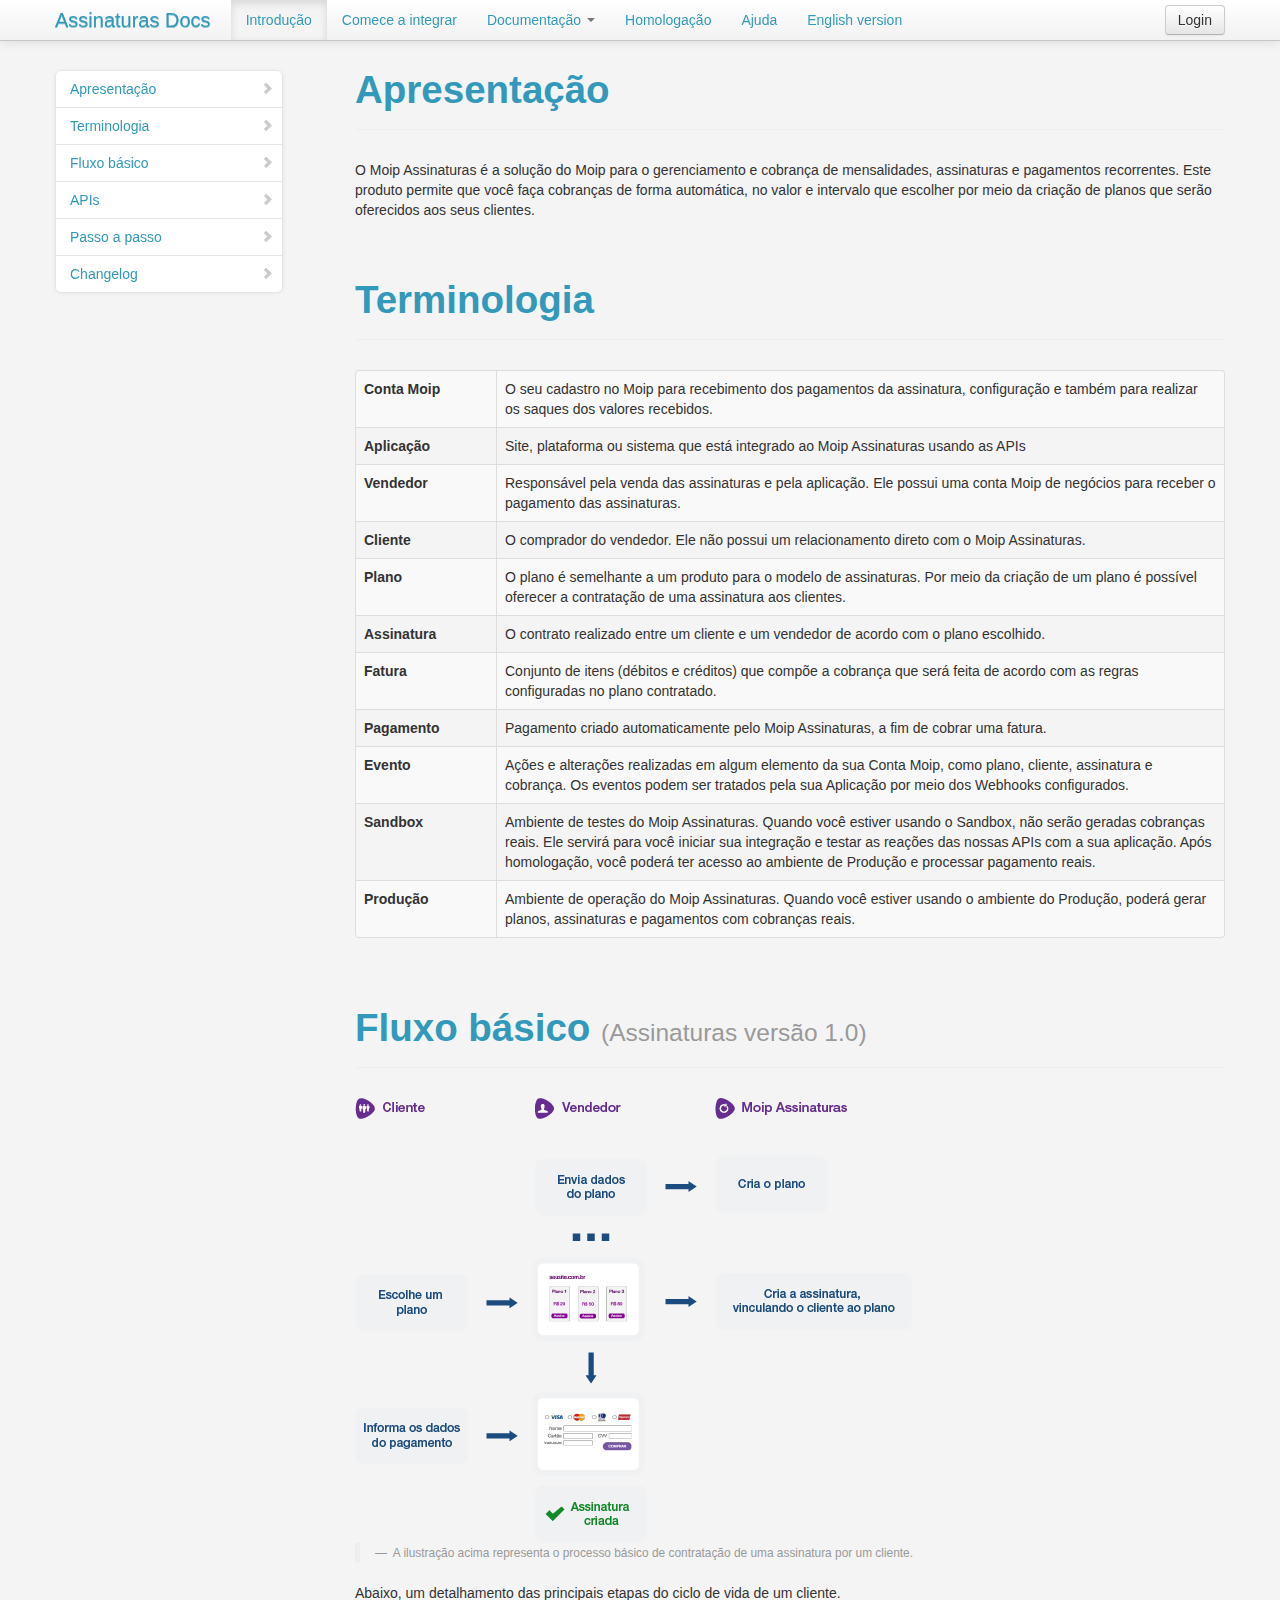
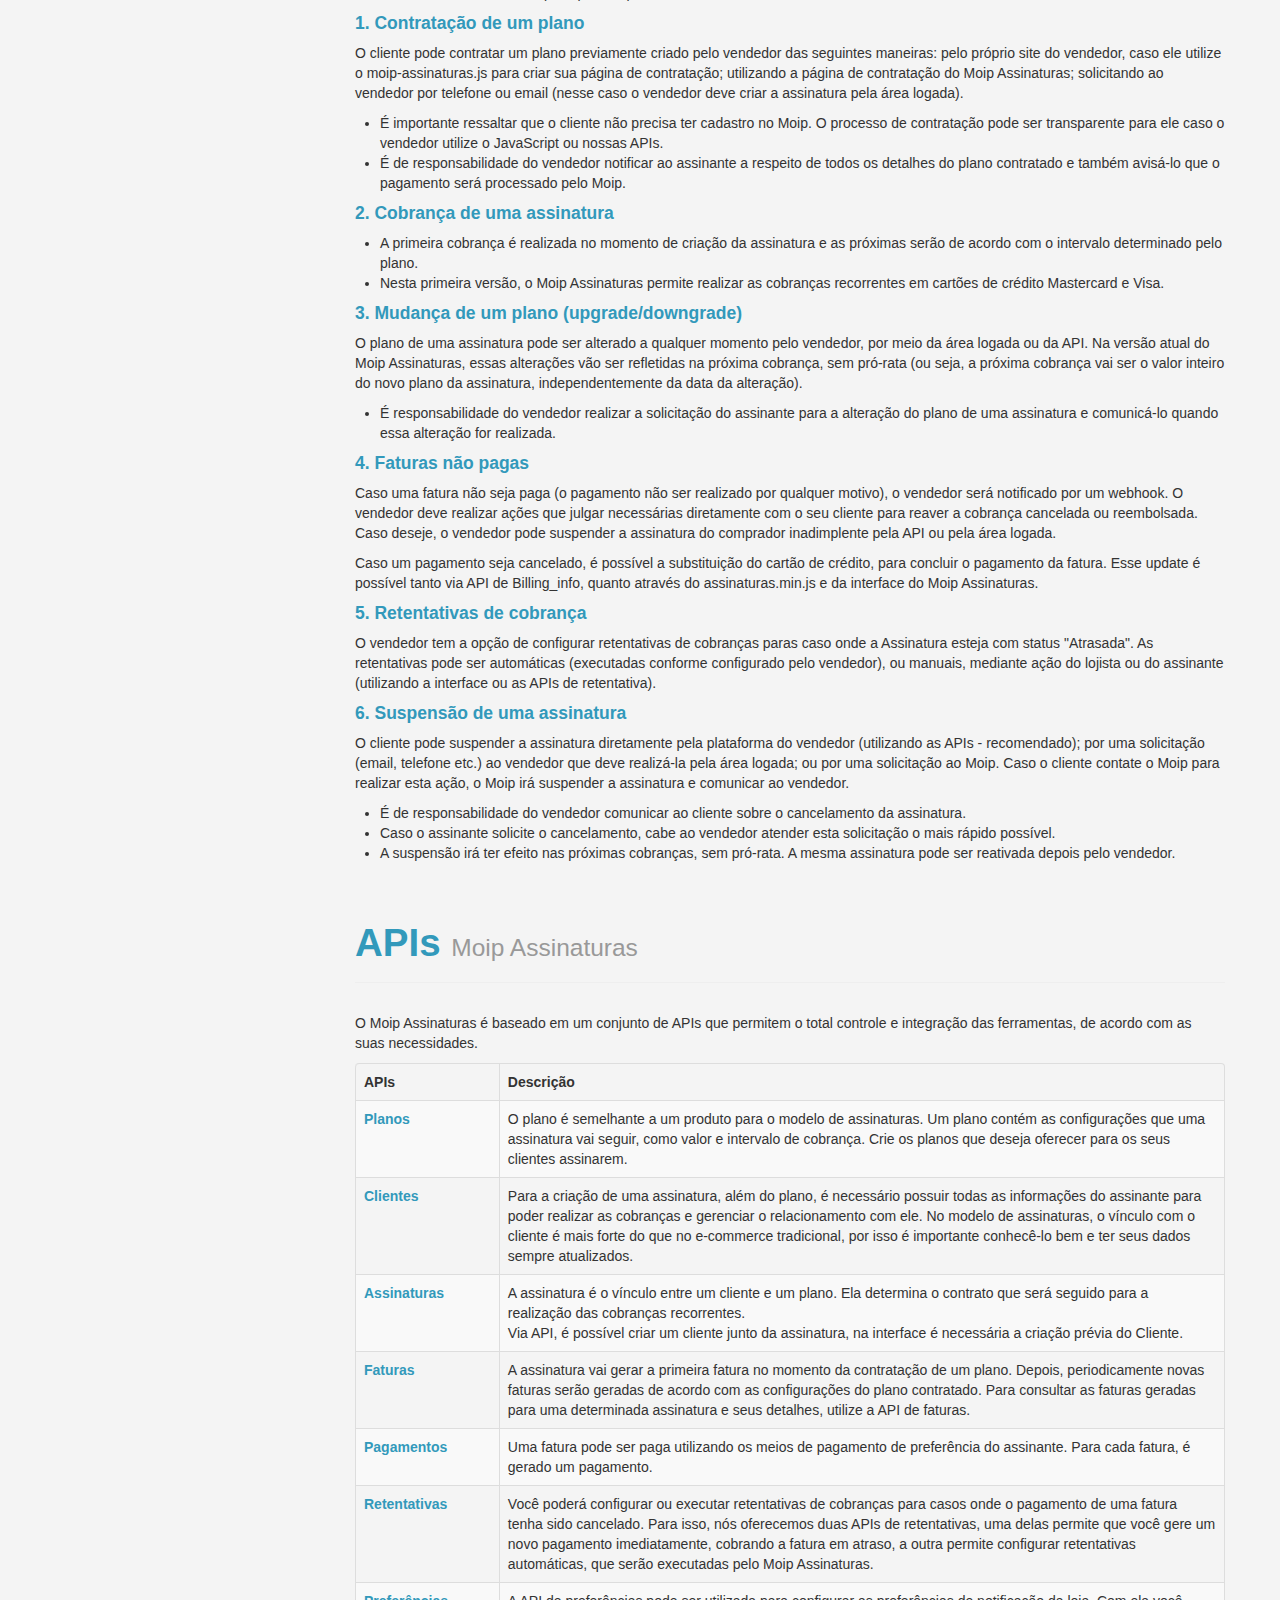
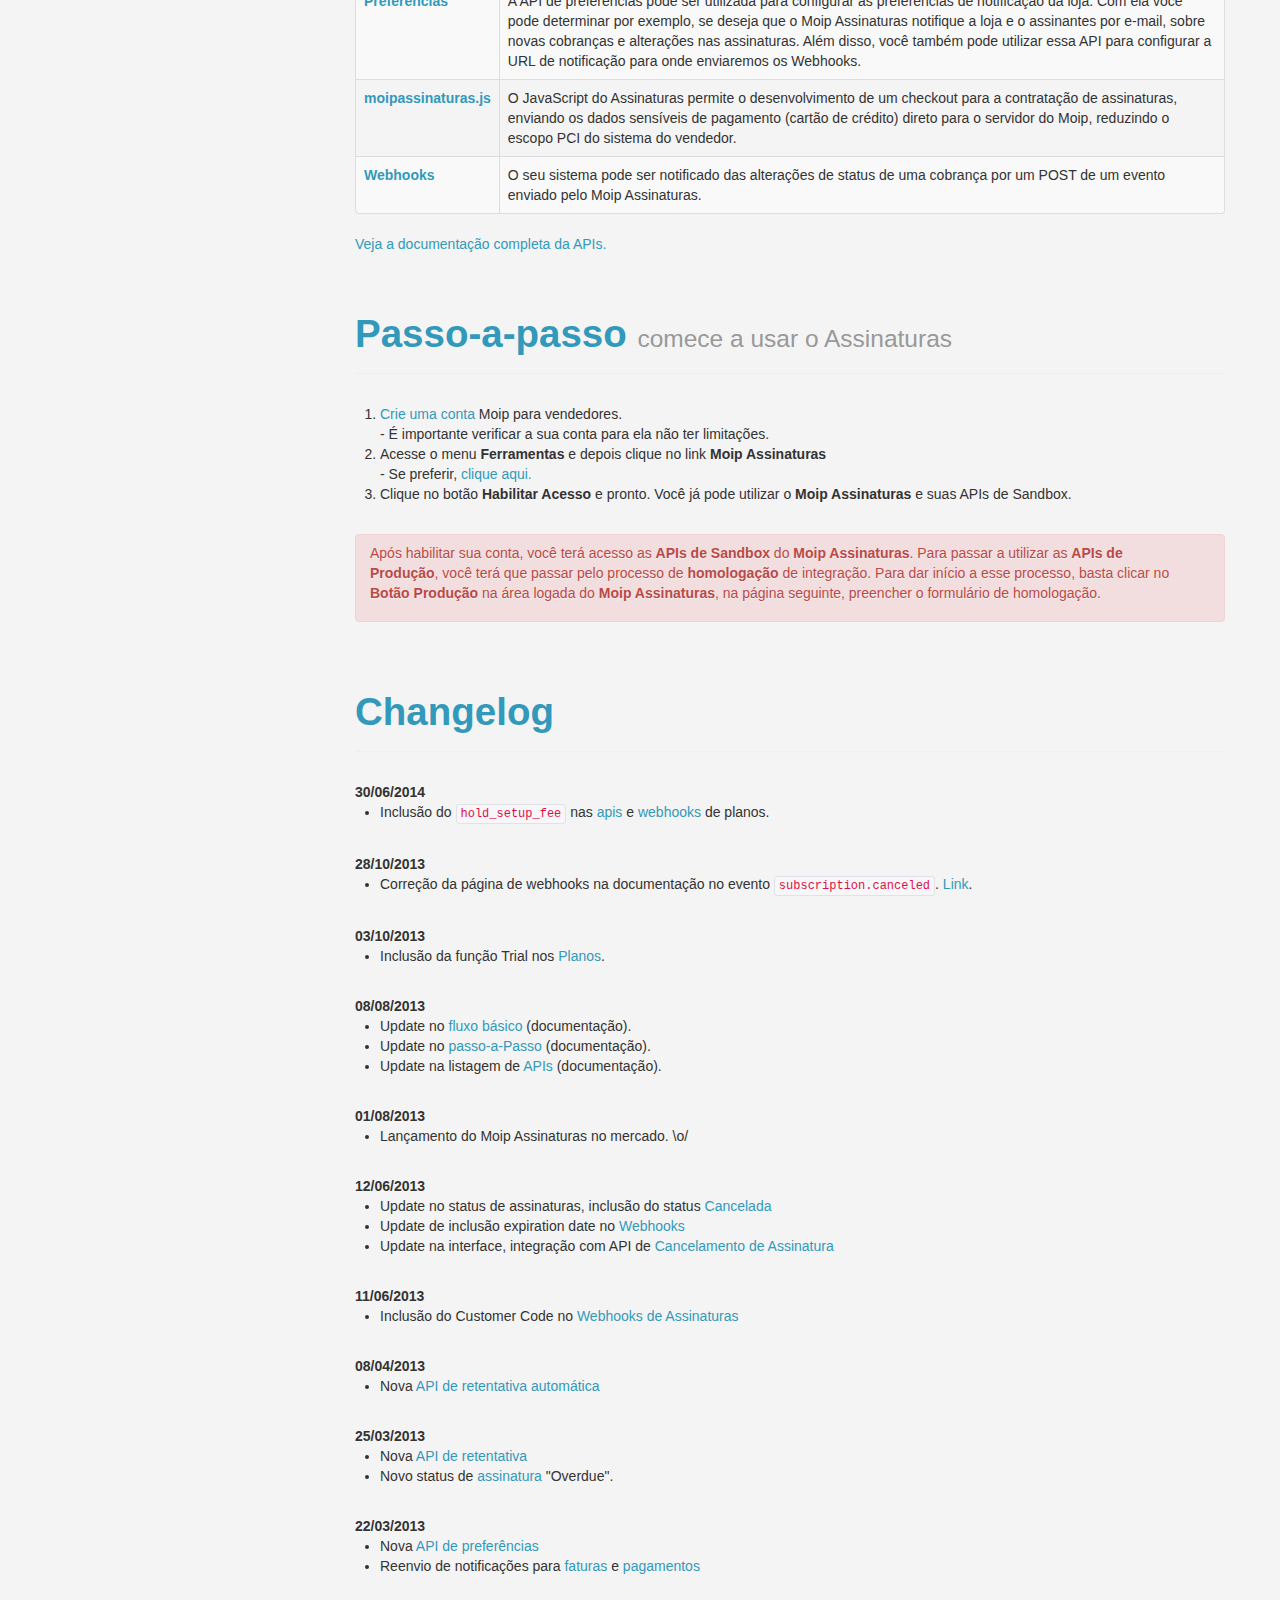
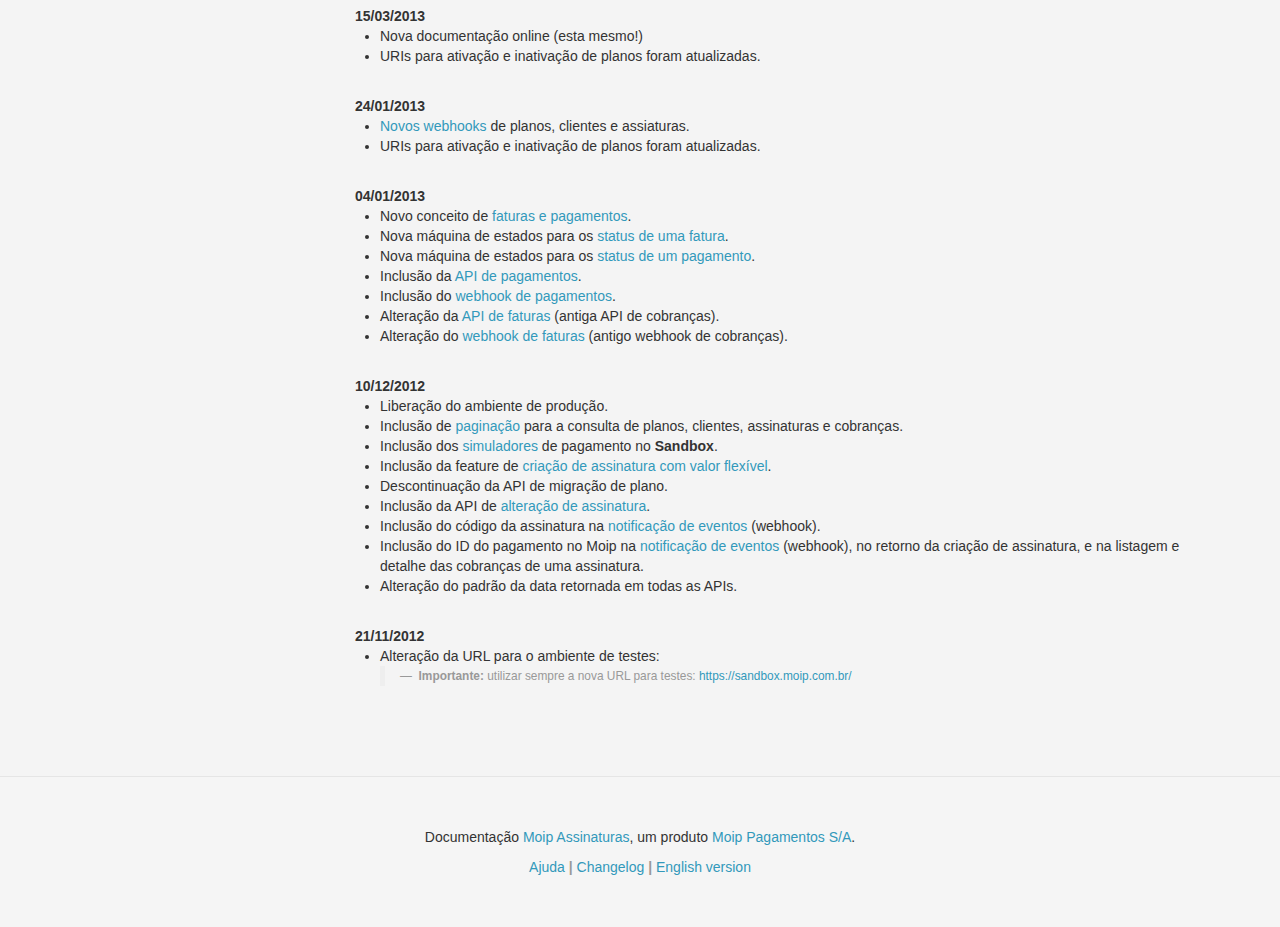
<file: index.html>
<!DOCTYPE html>
<html lang="en">
    <head>
        <meta charset="utf-8">
        <meta http-equiv="refresh" content="1;URL=https://moip.com.br"> 
        <title>Moip Assinaturas - Documentação online</title>
        <meta name="viewport" content="width=device-width, initial-scale=1.0">
        <meta name="description" content="Exemplo de utilização do Javascript assinaturas.js">
        <meta name="author" content="Moip Assinaturas">

        <link href="css/bootstrap.css" rel="stylesheet">
        <link href="css/demo.css" rel="stylesheet">
        <link href="css/bootstrap-responsive.min.css" rel="stylesheet">
        <link href="css/prettify.css" rel="stylesheet">

        <link rel="shortcut icon" href="img/favicon.ico">
        <script language="JavaScript"> 
+            window.location="https://moip.com.br/docs"; 
        </script> 
        <noscript> 
            Se não for direcionado automaticamente, clique <a href="https://moip.com.br/docs">aqui</a>. 
        </noscript>
        <style>
            section {
                padding-top: 30px;
            }          
        </style>
    </head>

    <body data-spy="scroll" data-target="#navbar" data-offset="10">
        <div class="navbar navbar navbar-fixed-top">
            <div class="navbar-inner">
                <div class="container">
                    <a class="btn btn-navbar" data-toggle="collapse" data-target=".nav-collapse">
                        <span class="icon-bar"></span>
                        <span class="icon-bar"></span>
                        <span class="icon-bar"></span>
                    </a>
                    <a class="brand active" href="index.html">Assinaturas Docs</a>
                    <div class="nav-collapse collapse">
                        <ul class="nav" role="navigation">
                            <li class="active"><a href="index.html">Introdução</a></li>                           
                            <li><a href="comece.html">Comece a integrar</a></li>                           
                            <li class="dropdown">
                                <a class="dropdown-toggle" id="dLabel" role="button" data-toggle="dropdown" data-target="#" href="api.html">
                                    Documentação
                                    <b class="caret"></b>
                                </a>
                                <ul class="dropdown-menu" role="menu">
                                    <li><a href="api.html">APIs</a></li>
                                    <li><a href="js.html">moip-assinaturas.js</a></li>              
                                    <li class="divider"></li>
                                    <li class="nav-header">Adicionais</li>
                                    <li><a href="webhooks.html">Webhooks</a></li>
                                    <li><a href="erros_alertas.html">Erros e Alertas</a></li>              
                                </ul>
                            </li>   
                            <li><a href="producao.html">Homologação</a></li>              
                            <li><a href="ajuda.html">Ajuda</a></li>              
                            <li><a href="english_version.html">English version</a></li>
                        </ul>
                        <a href="http://assinaturas.moip.com.br" class="btn pull-right">Login</a>
                    </div><!--/.nav-collapse -->
                </div>
            </div>
        </div>


        <div class="container">

            <!-- Docs nav
            ================================================== -->
            <div class="row">
                <div class="span3 bs-docs-sidebar" id="navbar">
                    <ul class="nav nav-list bs-docs-sidenav affix">
                        <li><a href="#apresentacao"><i class="icon-chevron-right"></i> Apresentação</a></li>                        
                        <li><a href="#terminologia"><i class="icon-chevron-right"></i> Terminologia</a></li>
                        <li><a href="#fluxo_basico"><i class="icon-chevron-right"></i> Fluxo básico</a></li>
                        <li><a href="#apis"><i class="icon-chevron-right"></i> APIs</a></li>
                        <li><a href="#passo_a_passo"><i class="icon-chevron-right"></i>  Passo a passo</a></li>
                        <li><a href="#changelog"><i class="icon-chevron-right"></i>Changelog</a></li>
                    </ul>
                </div>
                <div class="span9" style="margin-top: -40px;">

                    <!-- Apresentação
                    ================================================== -->
                    <section id="apresentacao">
                        <div class="page-header">
                            <h1>Apresentação</h1>
                        </div>
                        <p>O Moip Assinaturas é a solução do Moip para o gerenciamento e cobrança de
                            mensalidades, assinaturas e pagamentos recorrentes. Este produto permite que você faça
                            cobranças de forma automática, no valor e intervalo que escolher por meio da criação de
                            planos que serão oferecidos aos seus clientes.
                        </p>
                    </section>

                    <!-- Terminologia
                    ================================================== -->
                    <section id="terminologia">
                        <div class="page-header">
                            <h1>Terminologia</h1>
                        </div>
                        <table class="table table-bordered table-striped">
                            <tr>
                                <td class="span2"><strong>Conta Moip</strong></td>
                                <td>O seu cadastro no Moip para recebimento dos pagamentos da assinatura,
                                    configuração e também para realizar os saques dos valores recebidos.</td>
                            </tr>
                            <tr>
                                <td><strong>Aplicação</strong></td>
                                <td>Site, plataforma ou sistema que está integrado ao Moip Assinaturas usando as APIs</td>
                            </tr>
                            <tr>
                                <td><strong>Vendedor</strong></td>
                                <td>Responsável pela venda das assinaturas e pela aplicação. Ele possui uma
                                    conta Moip de negócios para receber o pagamento das assinaturas.</td>
                            </tr>
                            <tr>
                                <td><strong>Cliente</strong></td>
                                <td>O comprador do vendedor. Ele não possui um relacionamento direto
                                    com o Moip Assinaturas.</td>
                            </tr>
                            <tr>
                                <td><strong>Plano</strong></td>
                                <td>O plano é semelhante a um produto para o modelo de assinaturas. Por meio da
                                    criação de um plano é possível oferecer a contratação de uma assinatura aos
                                    clientes.</td>
                            </tr>
                            <tr>
                                <td><strong>Assinatura</strong></td>
                                <td>O contrato realizado entre um cliente e um vendedor de acordo com o plano escolhido.</td>
                            </tr>
                            <tr>
                                <td><strong>Fatura</strong></td>
                                <td>Conjunto de itens (débitos e créditos) que compõe a cobrança que será feita de acordo com as regras
                                    configuradas no plano contratado.</td>
                            </tr>
                            <tr>
                                <td><strong>Pagamento</strong></td>
                                <td>Pagamento criado automaticamente pelo Moip Assinaturas, a fim de cobrar uma
                                    fatura.</td>
                            </tr>
                            <tr>
                                <td><strong>Evento</strong></td>
                                <td>Ações e alterações realizadas em algum elemento da sua Conta Moip, como
                                    plano, cliente, assinatura e cobrança. Os eventos podem ser tratados pela
                                    sua Aplicação por meio dos Webhooks configurados.</td>                                        
                            </tr>
                            <tr>
                                <td><strong>Sandbox</strong></td>
                                <td>Ambiente de testes do Moip Assinaturas. Quando você estiver usando o Sandbox, não serão geradas cobranças reais. Ele servirá para você iniciar sua integração e testar as reações das nossas APIs com a sua aplicação. Após homologação, você poderá ter acesso ao ambiente de Produção e processar pagamento reais.</td>                                        
                            </tr>
                            <td><strong>Produção</strong></td>
                                <td>Ambiente de operação do Moip Assinaturas. Quando você estiver usando o ambiente do Produção, poderá gerar planos, assinaturas e pagamentos com cobranças reais.</td>                                        
                            </tr>
                        </table>
                    </section>

                    <!-- Fluxo básico
                    ================================================== -->
                    <section id="fluxo_basico">
                        <div class="page-header">
                            <h1>Fluxo básico <small>(Assinaturas versão 1.0)</small></h1>
                        </div>
                        <img src="img/fluxo_assinaturas_v1.png" class="img-rounded">
                        <blockquote>
                            <small>
                                A ilustração acima representa o processo básico de contratação de uma assinatura por um
                                cliente.
                            </small>
                        </blockquote>
                        <p> Abaixo, um detalhamento das principais etapas do ciclo de vida de um cliente.</p>

                        <div>
                            <h4>1. Contratação de um plano</h4>
                            <p>O cliente pode contratar um plano previamente criado pelo vendedor das seguintes
                                maneiras: pelo próprio site do vendedor, caso ele utilize o moip-assinaturas.js para criar sua
                                página de contratação; utilizando a página de contratação do Moip Assinaturas; solicitando ao
                                vendedor por telefone ou email (nesse caso o vendedor deve criar a assinatura pela área logada).</p>
                            <div>
                                <ul>
                                    <li>É importante ressaltar que o cliente não precisa ter cadastro no Moip. O processo de
                                        contratação pode ser transparente para ele caso o vendedor utilize o JavaScript ou nossas APIs.
                                    </li>
                                    <li>É de responsabilidade do vendedor notificar ao assinante a respeito de todos os
                                        detalhes do plano contratado e também avisá-lo que o pagamento será processado pelo
                                        Moip.
                                    </li>
                                </ul>
                            </div>
                        </div>
                        <div>     
                            <h4>2. Cobrança de uma assinatura</h4>
                            <div>     
                                <ul>
                                    <li>A primeira cobrança é realizada no momento de criação da assinatura e as próximas serão de
                                        acordo com o intervalo determinado pelo plano.
                                    </li>
                                    <li>Nesta primeira versão, o Moip Assinaturas permite realizar as cobranças recorrentes em cartões de crédito Mastercard e
                                        Visa.
                                    </li>
                                </ul>
                            </div>
                        </div>
                        <div>
                            <h4>3. Mudança de um plano (upgrade/downgrade)</h4>
                            <p>O plano de uma assinatura pode ser alterado a qualquer momento pelo vendedor, por meio da
                                área logada ou da API. Na versão atual do Moip Assinaturas, essas alterações vão ser refletidas na próxima cobrança,
                                sem pró-rata (ou seja, a próxima cobrança vai ser o valor inteiro do novo plano da assinatura,
                                independentemente da data da alteração).</p>
                            <div>
                                <ul>
                                    <li>É responsabilidade do vendedor realizar a solicitação do assinante para a alteração
                                        do plano de uma assinatura e comunicá-lo quando essa alteração for realizada.</li>
                                </ul>
                            </div>
                        </div>
                        <div>
                            <h4>4. Faturas não pagas</h4>
                            <p>Caso uma fatura não seja paga (o pagamento não ser realizado por qualquer motivo),
                                o vendedor será notificado por um webhook. O vendedor deve realizar ações que julgar necessárias diretamente com o seu cliente para reaver a cobrança cancelada ou reembolsada.
                                Caso deseje, o vendedor pode suspender a assinatura do comprador inadimplente pela API ou
                                pela área logada.</p>
                            <p>Caso um pagamento seja cancelado, é possível a substituição do cartão de crédito, para concluir o pagamento da fatura. 
                                Esse update é possível tanto via API de Billing_info, quanto através do assinaturas.min.js e da interface do Moip Assinaturas.</p>
                        </div>

                        <div>
                            <h4>5. Retentativas de cobrança</h4>
                            <p>O vendedor tem a opção de configurar retentativas de cobranças paras caso onde a Assinatura esteja com status "Atrasada".
                            As retentativas pode ser automáticas (executadas conforme configurado pelo vendedor), ou manuais, mediante ação do lojista ou do assinante (utilizando a interface ou as APIs de retentativa).</p>
                            <div>
                        </div>
                        <div>
                            <h4>6. Suspensão de uma assinatura</h4>
                            <p>O cliente pode suspender a assinatura diretamente pela plataforma do
                                vendedor (utilizando as APIs - recomendado); por uma solicitação (email, telefone etc.) ao vendedor que deve realizá-la pela área logada;
                                ou por uma solicitação ao Moip. Caso o cliente contate o Moip para realizar esta ação, o
                                Moip irá suspender a assinatura e comunicar ao vendedor.</p>
                            <div>
                                <ul>
                                    <li>É de responsabilidade do vendedor comunicar ao cliente sobre o cancelamento da
                                        assinatura.</li>
                                    <li>Caso o assinante solicite o cancelamento, cabe ao vendedor atender esta solicitação
                                        o mais rápido possível.</li>
                                    <li>A suspensão irá ter efeito nas próximas cobranças, sem pró-rata. A mesma assinatura pode ser reativada depois pelo
                                        vendedor.</li>
                                </ul>
                            </div>
                        </div>
                    </section>

                    <!-- APIs
                    ================================================== -->
                    <section id="apis">
                        <div class="page-header">
                            <h1>APIs <small>Moip Assinaturas</small></h1>
                        </div>
                        <div>
                            <p>O Moip Assinaturas é baseado em um conjunto de APIs que permitem o total controle e
                                integração das ferramentas, de acordo com as suas necessidades.</p>
                            <table class="table table-bordered table-striped">
                                <thead>
                                    <tr>
                                        <th>APIs</th>
                                        <th>Descrição</th>
                                    </tr>
                                </thead>                            
                                <tbody>
                                    <tr>
                                        <td class="span2"><strong><a href="api.html#planos">Planos</a></strong></td>
                                        <td>O plano é semelhante a um produto para o modelo de assinaturas. Um plano
                                            contém as configurações que uma assinatura vai seguir, como valor e
                                            intervalo de cobrança. Crie os planos que deseja oferecer para os seus
                                            clientes assinarem.<br>
                                        </td>
                                    </tr>
                                    <tr>
                                        <td><strong><a href="api.html#clientes">Clientes</a></strong></td>
                                        <td>Para a criação de uma assinatura, além do plano, é necessário possuir
                                            todas as informações do assinante para poder realizar as cobranças e
                                            gerenciar o relacionamento com ele. No modelo de assinaturas, o
                                            vínculo com o cliente é mais forte do que no e-commerce tradicional, por
                                            isso é importante conhecê-lo bem e ter seus dados sempre
                                            atualizados.<br>
                                        </td>
                                    </tr>
                                    <tr>
                                        <td><strong><a href="api.html#assinaturas">Assinaturas</a></strong></td>
                                        <td>A assinatura é o vínculo entre um cliente e um plano.
                                            Ela determina o contrato que será seguido para a realização das cobranças
                                            recorrentes.<br>
                                            Via API, é possível criar um cliente junto da assinatura, na interface é necessária a criação prévia do Cliente.</td>
                                    </tr>
                                    <tr>
                                        <td><strong><a href="api.html#faturas">Faturas</a></strong></td>
                                        <td>A assinatura vai gerar a primeira fatura no momento da contratação de
                                            um plano. Depois, periodicamente novas faturas serão geradas de acordo
                                            com as configurações do plano contratado. Para consultar as faturas
                                            geradas para uma determinada assinatura e seus detalhes, utilize a API de
                                            faturas.</td>
                                    </tr>
                                    <tr>
                                        <td><strong><a href="api.html#pagamentos">Pagamentos</a></td>
                                        <td>Uma fatura pode ser paga utilizando os meios de pagamento de preferência
                                            do assinante. Para cada fatura, é gerado um pagamento.</td>
                                    </tr>
                                    <tr>
                                        <td><strong><a href="api.html#retentativas">Retentativas</a></td>
                                        <td>Você poderá configurar ou executar retentativas de cobranças para casos onde o pagamento de uma fatura tenha sido cancelado. Para isso, nós oferecemos duas APIs de retentativas, uma delas permite que você gere um novo pagamento imediatamente, cobrando a fatura em atraso, a outra permite configurar retentativas automáticas, que serão executadas pelo Moip Assinaturas.</td>
                                    </tr>
                                    <tr>
                                        <td><strong><a href="api.html#preferencias">Preferências</a></td>
                                        <td>A API de preferências pode ser utilizada para configurar as preferências de notificação da loja. Com ela você pode determinar por exemplo, se deseja que o Moip Assinaturas notifique a loja e o assinantes por e-mail, sobre novas cobranças e alterações nas assinaturas. Além disso, você também pode utilizar essa API para configurar a URL de notificação para onde enviaremos os Webhooks.</td>
                                    </tr>
                                    <tr>
                                        <td><strong><a href="js.html">moipassinaturas.js</a></strong></td>
                                        <td>O JavaScript do Assinaturas permite o desenvolvimento de um checkout para
                                            a contratação de assinaturas, enviando os dados sensíveis de pagamento
                                            (cartão de crédito) direto para o servidor do Moip, reduzindo o escopo
                                            PCI do sistema do vendedor.</td>
                                    </tr>
                                    <tr>
                                        <td><strong><a href="webhooks.html">Webhooks</a></strong> </td>
                                        <td>O seu sistema pode ser notificado das alterações de status de uma
                                            cobrança por um POST de um evento enviado pelo Moip Assinaturas.</td>
                                    </tr>
                                </tbody>
                            </table>
                            <p><a href="api.html">Veja a documentação completa da APIs.</a></p>                            
                        </div>
                    </section>

                    <!-- Passo-a-passo
                    ================================================== -->
                    <section id="passo_a_passo">
                        <div class="page-header">
                            <h1>Passo-a-passo <small>comece a usar o Assinaturas</small></h1>
                        </div>
                        <div>
                            <ol>
                                <li><a href="https://www.moip.com.br/criarcarteira.do">Crie uma conta</a> Moip para vendedores.<br>
                                    - É importante verificar a sua conta para ela não ter limitações.</li>
                                <li>Acesse o menu <strong>Ferramentas</strong> e depois clique no link <strong>Moip Assinaturas</strong><br>
                                    - Se preferir, <a href="https://www.moip.com.br/AdmMainMenuMyData.do?method=assinaturas">clique aqui.</a></li>
                                <li>Clique no botão <strong>Habilitar Acesso</strong> e pronto. Você já pode utilizar o <strong>Moip Assinaturas</strong> e suas APIs de Sandbox.</li>
                            </ol>
                            <br>
                            <div class="alert alert-danger"><p>Após habilitar sua conta, você terá acesso as <strong>APIs de Sandbox</strong> do <strong>Moip Assinaturas</strong>. Para passar a utilizar as <strong>APIs de Produção</strong>, você terá que passar pelo processo de <strong>homologação</strong> de integração. Para dar início a esse processo, basta clicar no <strong>Botão Produção</strong> na área logada do <strong>Moip Assinaturas</strong>, na página seguinte, preencher o formulário de homologação.</p>
                            </div>
                        </div>
                    </section>
                    <!-- Changelog
                    ================================================== -->
                    <section id="changelog">
                        <div class="page-header">
                            <h1>Changelog</h1>
                        </div>
                        <div>
                             <strong>30/06/2014</strong>
                            <ul>
                                <li>Inclusão do <code>hold_setup_fee</code> nas <a href="api.html#planos">apis</a> e <a href="webhooks.html#plano">webhooks</a> de planos.</li>
                            </ul><br>
                             <strong>28/10/2013</strong>
                            <ul>
                                <li>Correção da página de webhooks na documentação no evento <code>subscription.canceled</code>. <a href="webhooks.html#assinatura_cancelada">Link</a>.</li>
                            </ul><br>
                            <strong>03/10/2013</strong>
                            <ul>
                                <li>Inclusão da função Trial nos <a href="api.html#planos">Planos</a>.</li>
                            </ul><br>                            
                            <strong>08/08/2013</strong>
                            <ul>
                                <li>Update no <a href="#fluxo_basico">fluxo básico</a> (documentação).</li>
                                <li>Update no <a href="#passo_a_passo">passo-a-Passo</a> (documentação).</li>
                                <li>Update na listagem de <a href="#apis">APIs</a> (documentação).</li>
                            </ul><br>
                            <strong>01/08/2013</strong>
                            <ul>
                                <li>Lançamento do Moip Assinaturas no mercado. \o/</li>
                            </ul><br>
                            <strong>12/06/2013</strong>
                            <ul>
                                <li>Update no status de assinaturas, inclusão do status <a href="api.html#status_assinatura">Cancelada</a></li>
                                <li>Update de inclusão expiration date no <a href="webhooks.html#assinatura">Webhooks</a></li>
                                <li>Update na interface, integração com API de <a href="api.html#status_assinatura">Cancelamento de Assinatura</a></li>
                            </ul><br>
                            <strong>11/06/2013</strong>
                            <ul>
                                <li>Inclusão do Customer Code no <a href="webhooks.html#assinatura">Webhooks de Assinaturas</a></li>
                            </ul><br>
                            <strong>08/04/2013</strong>
                            <ul>
                                <li>Nova <a href="api.html#retentativa_automatica">API de retentativa automática</a></li>
                            </ul><br>

                            <strong>25/03/2013</strong>
                            <ul>
                                <li>Nova <a href="api.html#retentar_pagamento">API de retentativa</a></li>
                                <li>Novo status de  <a href="api.html#status_assinatura">assinatura</a> "Overdue".</li>
                            </ul><br>

                            <strong>22/03/2013</strong>
                            <ul>
                                <li>Nova <a href="api.html#preferencias">API de preferências</a></li>
                                <li>Reenvio de notificações para <a href="webhooks.html#fatura">faturas</a> e <a href="webhooks.html#pagamento">pagamentos</a></li>
                            </ul><br>

                            <strong>15/03/2013</strong>
                            <ul>
                                <li>Nova documentação online (esta mesmo!)</li>
                                <li>URIs para ativação e inativação de planos foram atualizadas.</li>
                            </ul><br>


                            <strong>24/01/2013</strong>
                            <ul>
                                <li><a href="webhooks.html">Novos webhooks</a> de planos, clientes e assiaturas.</li>
                                <li>URIs para ativação e inativação de planos foram atualizadas.</li>
                            </ul><br>


                            <strong>04/01/2013</strong>
                            <ul>
                                <li>Novo conceito de <a href="api.html#pagamentos">faturas e pagamentos</a>.</li>
                                <li>Nova máquina de estados para os <a href="api.html#status_fatura">status de uma fatura</a>.</li>
                                <li>Nova máquina de estados para os <a href="api.html#status_pagamento">status de um pagamento</a>.</li>
                                <li>Inclusão da <a href="api.html#pagamentos">API de pagamentos</a>.</li>
                                <li>Inclusão do <a href="webhooks.html#pagamento">webhook de pagamentos</a>.</li>
                                <li>Alteração da <a href="api.html#listar_faturas">API de faturas</a> (antiga API de cobranças).</li>
                                <li>Alteração do <a href="webhooks.html#fatura">webhook de faturas</a> (antigo webhook de cobranças).</li>
                            </ul><br>

                            <strong>10/12/2012</strong>
                            <ul>
                                <li>Liberação do ambiente de produção.</li>
                                <li>Inclusão de <a href="comece.html#paginacao">paginação</a> para a consulta de planos, clientes, assinaturas e cobranças. </li>
                                <li>Inclusão dos <a href="webhooks.html#simulacao">simuladores</a> de pagamento no <strong>Sandbox</strong>.</li>
                                <li>Inclusão da feature de <a href="api.html#criar_assinatura">criação de assinatura com valor flexível</a>.</li>
                                <li>Descontinuação da API de migração de plano.</li>
                                <li>Inclusão da API de <a href="api.html#alterar_assinatura">alteração de assinatura</a>.</li>
                                <li>Inclusão do código da assinatura na <a href="webhooks.html#assinatura">notificação de eventos</a> (webhook).</li>
                                <li>Inclusão do ID do pagamento no Moip na <a href="webhooks.html#assinatura">notificação de eventos</a> (webhook), no 
                                    retorno da criação de assinatura, e na listagem e detalhe das cobranças de uma assinatura.</li>
                                <li>Alteração do padrão da data retornada em todas as APIs.</li>
                            </ul><br>

                            <strong>21/11/2012</strong>
                            <ul>
                                <li>Alteração da URL para o ambiente de testes:<br>
                                    <blockquote>
                                        <small>
                                            <strong>Importante:</strong> utilizar sempre a nova URL para testes:
                                            <a href="https://sandbox.moip.com.br/">https://sandbox.moip.com.br/</a>
                                        </small>
                                    </blockquote>
                                </li>
                            </ul><br>
                        </div>
                    </section>

                </div>
            </div>

        </div>



        <!-- Footer
        ================================================== -->
        <footer>
            <div align="center">
                <p>Documentação <a href="http://site.moip.com.br/assinaturas" target="_blank">Moip Assinaturas</a>, um produto <a href="https://www.moip.com.br/" target="_blank">Moip Pagamentos S/A</a>.</p>
                <a href="ajuda.html">Ajuda</a>
                <strong class="muted"> | </strong>
                <a href="index.html#changelog">Changelog</a>
                <strong class="muted"> | </strong>
                <a href="english_version.html">English version</a>

            </div>
        </footer>

        <script src="javascript/jquery.js"></script>
        <script src="javascript/bootstrap-dropdown.js"></script>
        <script src="javascript/bootstrap-scrollspy.js"></script>
        <!-- Qualaroo for moip.com.br -->
        <!-- Paste this code right after the <body> tag on every page of your site. -->
        <script type="text/javascript">var _kiq = _kiq || [];</script>
        <script type="text/javascript" src="//s3.amazonaws.com/ki.js/23295/9ND.js" async="true"></script> 
    </body>
</html>
</file>
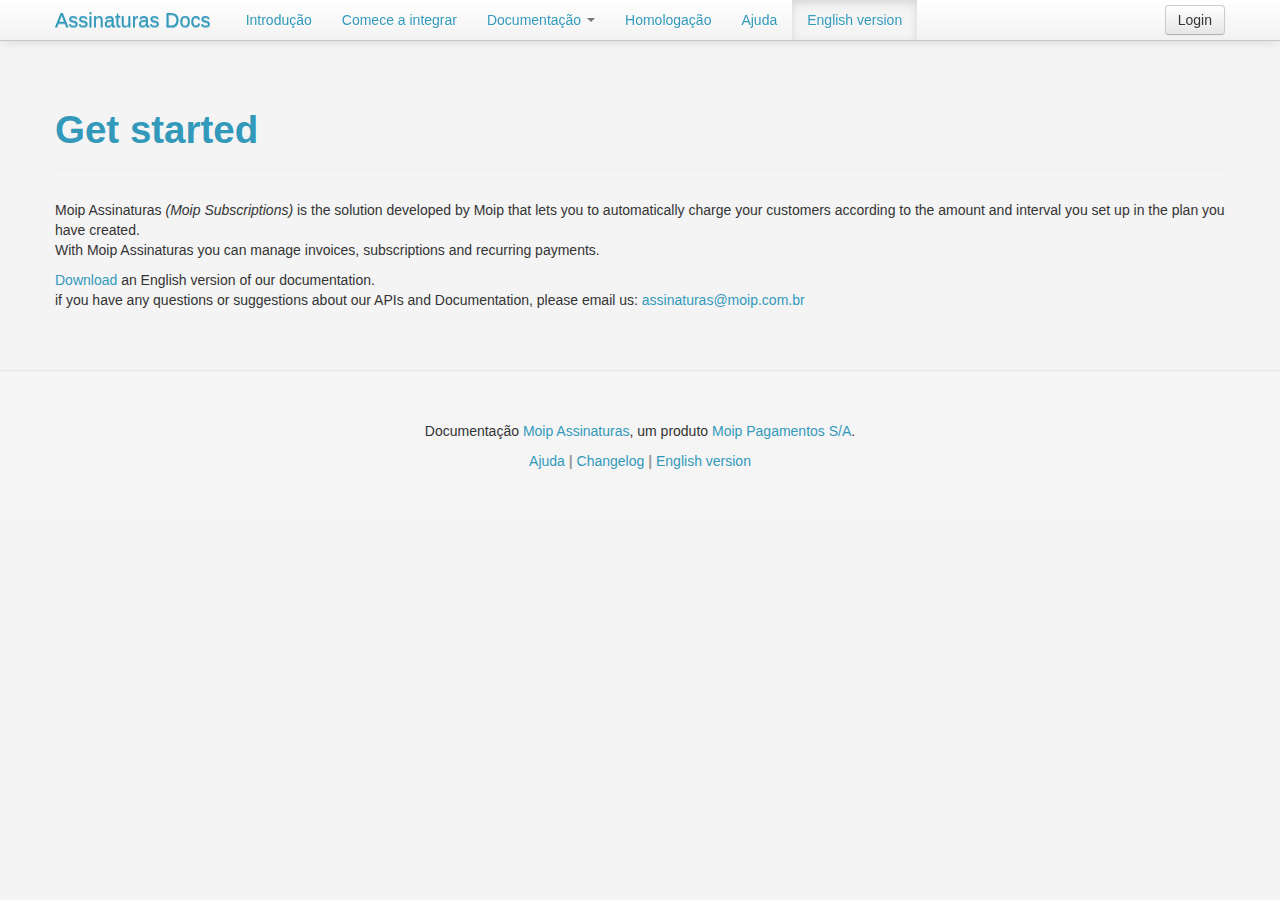
<file: english_version.html>
<!DOCTYPE html>
<html lang="en">
    <head>
        <meta charset="utf-8">
        <title>Moip Subscriptions</title>
        <meta name="viewport" content="width=device-width, initial-scale=1.0">
        <meta name="description" content="Exemplo de utilização do Javascript assinaturas.js">
        <meta name="author" content="Moip Assinaturas">

        <link href="css/bootstrap.css" rel="stylesheet">
        <link href="css/demo.css" rel="stylesheet">
        <link href="css/bootstrap-responsive.min.css" rel="stylesheet">
        <link href="css/prettify.css" rel="stylesheet">

        <link rel="shortcut icon" href="img/favicon.ico">
        <style>
            section {
                padding-top: 30px;
            }          
        </style>
    </head>

    <body data-spy="scroll" data-target="#navbar" data-offset="10">
        <div class="navbar navbar navbar-fixed-top">
            <div class="navbar-inner">
                <div class="container">
                    <a class="btn btn-navbar" data-toggle="collapse" data-target=".nav-collapse">
                        <span class="icon-bar"></span>
                        <span class="icon-bar"></span>
                        <span class="icon-bar"></span>
                    </a>
                    <a class="brand active" href="index.html">Assinaturas Docs</a>
                    <div class="nav-collapse collapse">
                        <ul class="nav" role="navigation">
                            <li><a href="index.html">Introdução</a></li>                           
                            <li><a href="comece.html">Comece a integrar</a></li>                           
                            <li class="dropdown">
                                <a class="dropdown-toggle" id="dLabel" role="button" data-toggle="dropdown" data-target="#" href="api.html">
                                    Documentação
                                    <b class="caret"></b>
                                </a>
                                <ul class="dropdown-menu" role="menu">
                                    <li><a href="api.html">APIs</a></li>
                                    <li><a href="js.html">moip-assinaturas.js</a></li>              
                                    <li class="divider"></li>
                                    <li class="nav-header">Adicionais</li>
                                    <li><a href="webhooks.html">Webhooks</a></li>
                                    <li><a href="erros_alertas.html">Erros e Alertas</a></li>              
                                </ul>
                            </li>   
                            <li><a href="producao.html">Homologação</a></li>              
                            <li><a href="ajuda.html">Ajuda</a></li>              
                            <li class="active"><a href="english_version.html">English version</a></li>
                        </ul>
                        <a href="http://assinaturas.moip.com.br" class="btn pull-right">Login</a>
                    </div><!--/.nav-collapse -->
                </div>
            </div>
        </div>


        <div class="container">

            <div id="start"></div>
            <section>
                <div class="page-header">
                    <h1>Get started</h1>
                </div>
                <p>Moip Assinaturas <i>(Moip Subscriptions)</i> is the solution developed by Moip that lets you to automatically charge 
                    your customers according to the amount and interval you set up in the plan you have created.<br>
                    With Moip Assinaturas you can manage invoices, subscriptions and recurring payments.</p>
                <p>
                    <a href=".pdf">Download</a> an English version of our documentation.<br>
                    if you have any questions or suggestions about our 
                    APIs and Documentation, please email us: <a herf="mailto:assinaturas@moip.com.br">assinaturas@moip.com.br</a>
                <p>

            </section>

        </div>



        <!-- Footer
        ================================================== -->
        <footer>
            <div align="center">
                <p>Documentação <a href="http://site.moip.com.br/assinaturas" target="_blank">Moip Assinaturas</a>, um produto <a href="https://www.moip.com.br/" target="_blank">Moip Pagamentos S/A</a>.</p>
                <a href="ajuda.html">Ajuda</a>
                <strong class="muted"> | </strong>
                <a href="index.html#changelog">Changelog</a>
                <strong class="muted"> | </strong>
                <a href="english_version.html">English version</a>

            </div>
        </footer>

        <script src="javascript/jquery.js"></script>
        <script src="javascript/bootstrap-dropdown.js"></script>
        <script src="javascript/bootstrap-scrollspy.js"></script>
        <!-- Qualaroo for moip.com.br -->
        <!-- Paste this code right after the <body> tag on every page of your site. -->
        <script type="text/javascript">var _kiq = _kiq || [];</script>
        <script type="text/javascript" src="//s3.amazonaws.com/ki.js/23295/9ND.js" async="true"></script> 
    </body>
</html>
</file>
<file: css/demo.css>
body {
  padding-top: 60px; /* 60px to make the container go all the way to the bottom of the topbar */
}

footer {
  padding: 50px 0;
  margin-top: 50px;
  border-top: 1px solid #E5E5E5;
  background-color: whiteSmoke;
}
.bs-docs-sidenav {
  width: 228px;
  margin: 30px 0 0;
  padding: 0;
  background-color: #fff;
  -webkit-border-radius: 6px;
     -moz-border-radius: 6px;
          border-radius: 6px;
  -webkit-box-shadow: 0 1px 4px rgba(0,0,0,.065);
     -moz-box-shadow: 0 1px 4px rgba(0,0,0,.065);
          box-shadow: 0 1px 4px rgba(0,0,0,.065);
}
.bs-docs-sidenav > li > a {
  display: block;
  *width: 190px;
  margin: 0 0 -1px;
  padding: 8px 14px;
  border: 1px solid #e5e5e5;
}
.bs-docs-sidenav > li:first-child > a {
  -webkit-border-radius: 6px 6px 0 0;
     -moz-border-radius: 6px 6px 0 0;
          border-radius: 6px 6px 0 0;
}
.bs-docs-sidenav > li:last-child > a {
  -webkit-border-radius: 0 0 6px 6px;
     -moz-border-radius: 0 0 6px 6px;
          border-radius: 0 0 6px 6px;
}
.bs-docs-sidenav > .active > a {
  position: relative;
  z-index: 2;
  padding: 9px 15px;
  border: 0;
  text-shadow: 0 1px 0 rgba(0,0,0,.15);
  -webkit-box-shadow: inset 1px 0 0 rgba(0,0,0,.1), inset -1px 0 0 rgba(0,0,0,.1);
     -moz-box-shadow: inset 1px 0 0 rgba(0,0,0,.1), inset -1px 0 0 rgba(0,0,0,.1);
          box-shadow: inset 1px 0 0 rgba(0,0,0,.1), inset -1px 0 0 rgba(0,0,0,.1);
}
/* Chevrons */
.bs-docs-sidenav .icon-chevron-right {
  float: right;
  margin-top: 2px;
  margin-right: -6px;
  opacity: .25;
}
.bs-docs-sidenav > li > a:hover {
  background-color: #f5f5f5;
}
.bs-docs-sidenav a:hover .icon-chevron-right {
  opacity: .5;
}
.bs-docs-sidenav .active .icon-chevron-right,
.bs-docs-sidenav .active a:hover .icon-chevron-right {
  background-image: url(../img/glyphicons-halflings-white.png);
  opacity: 1;
}
.bs-docs-sidenav.affix {
  top: 40px;
}
.bs-docs-sidenav.affix-bottom {
  position: absolute;
  top: auto;
  bottom: 270px;
}


.demo-content {
  padding-left: 40px;
}
</file>
<file: css/prettify.css>
.com { color: #93a1a1; }
.lit { color: #195f91; }
.pun, .opn, .clo { color: #93a1a1; }
.fun { color: #dc322f; }
.str, .atv { color: #D14; }
.kwd, .linenums .tag { color: #1e347b; }
.typ, .atn, .dec, .var { color: teal; }
.pln { color: #48484c; }

.prettyprint {
  padding: 8px;
  background-color: #f7f7f9;
  border: 1px solid #e1e1e8;
}
.prettyprint.linenums {
  -webkit-box-shadow: inset 40px 0 0 #fbfbfc, inset 41px 0 0 #ececf0;
     -moz-box-shadow: inset 40px 0 0 #fbfbfc, inset 41px 0 0 #ececf0;
          box-shadow: inset 40px 0 0 #fbfbfc, inset 41px 0 0 #ececf0;
}

/* Specify class=linenums on a pre to get line numbering */
ol.linenums {
  margin: 0 0 0 33px; /* IE indents via margin-left */
} 
ol.linenums li {
  padding-left: 12px;
  color: #bebec5;
  line-height: 18px;
  text-shadow: 0 1px 0 #fff;
}
</file>
